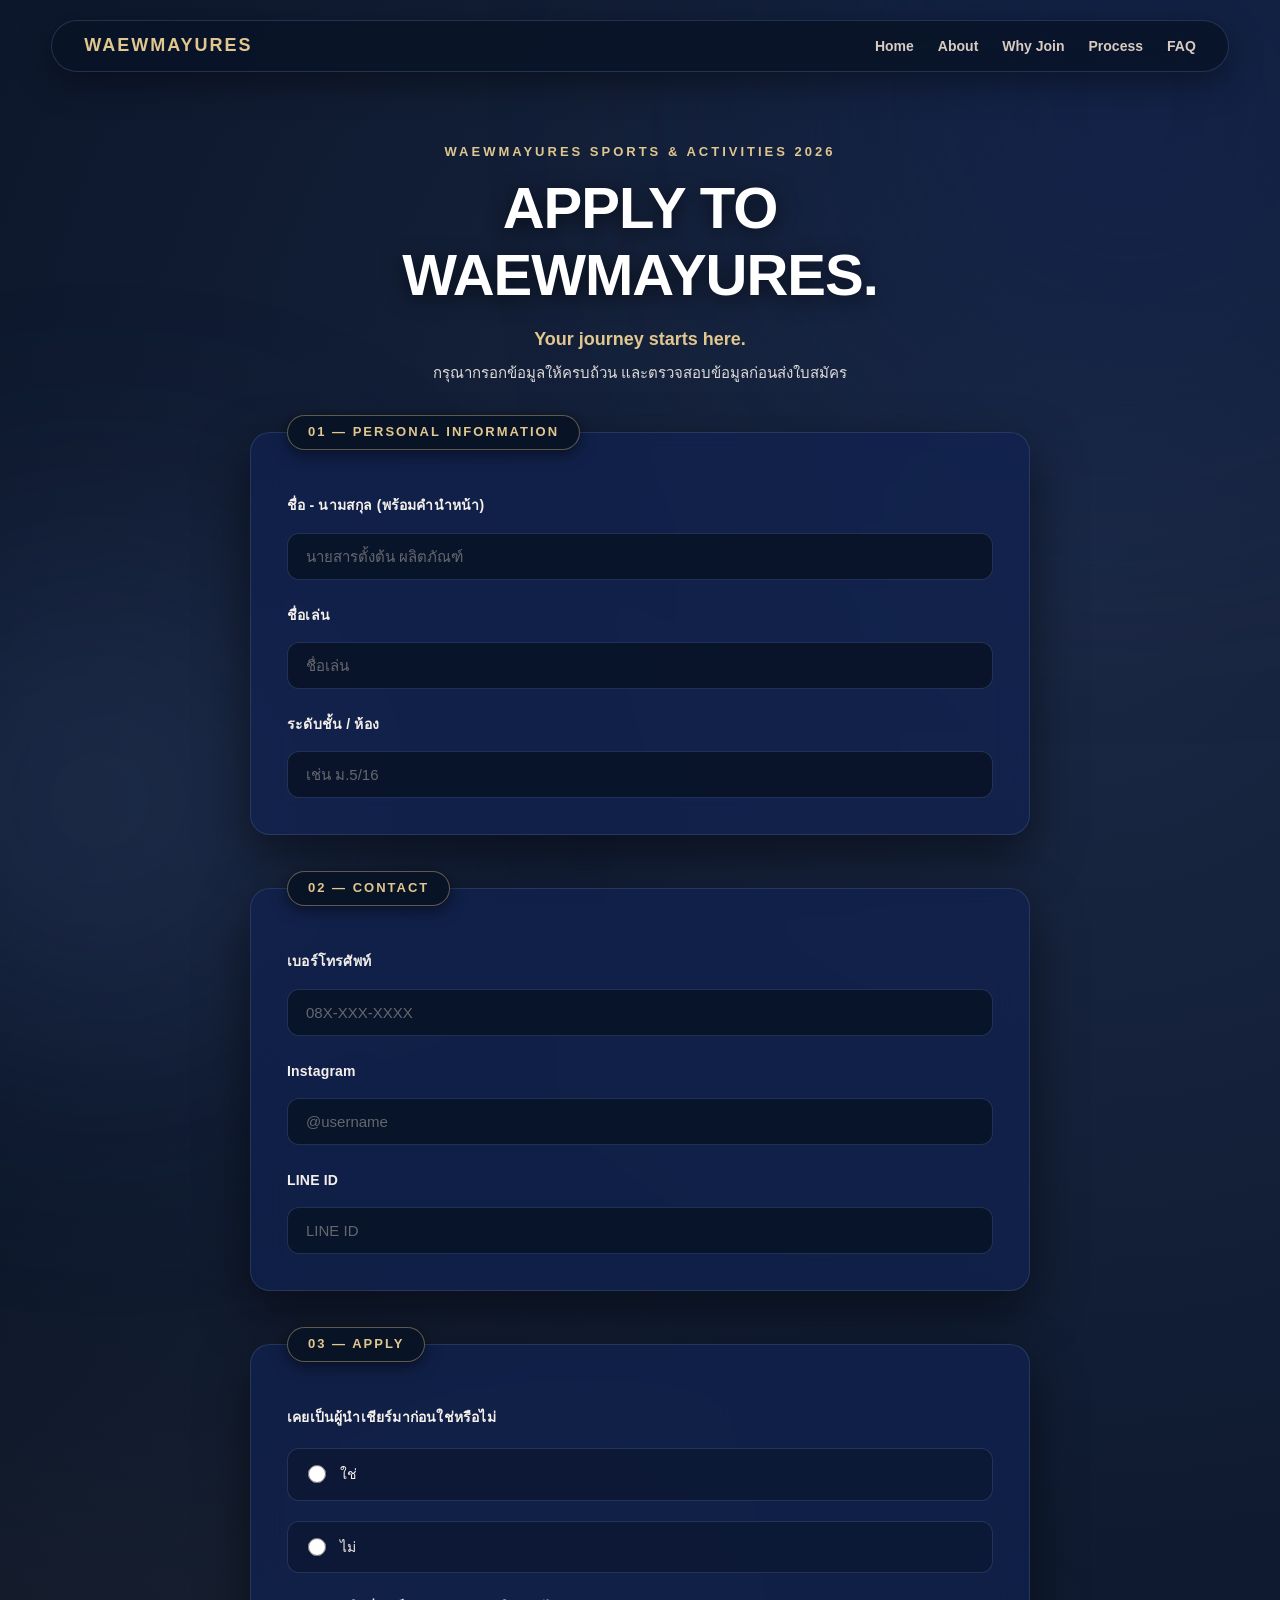
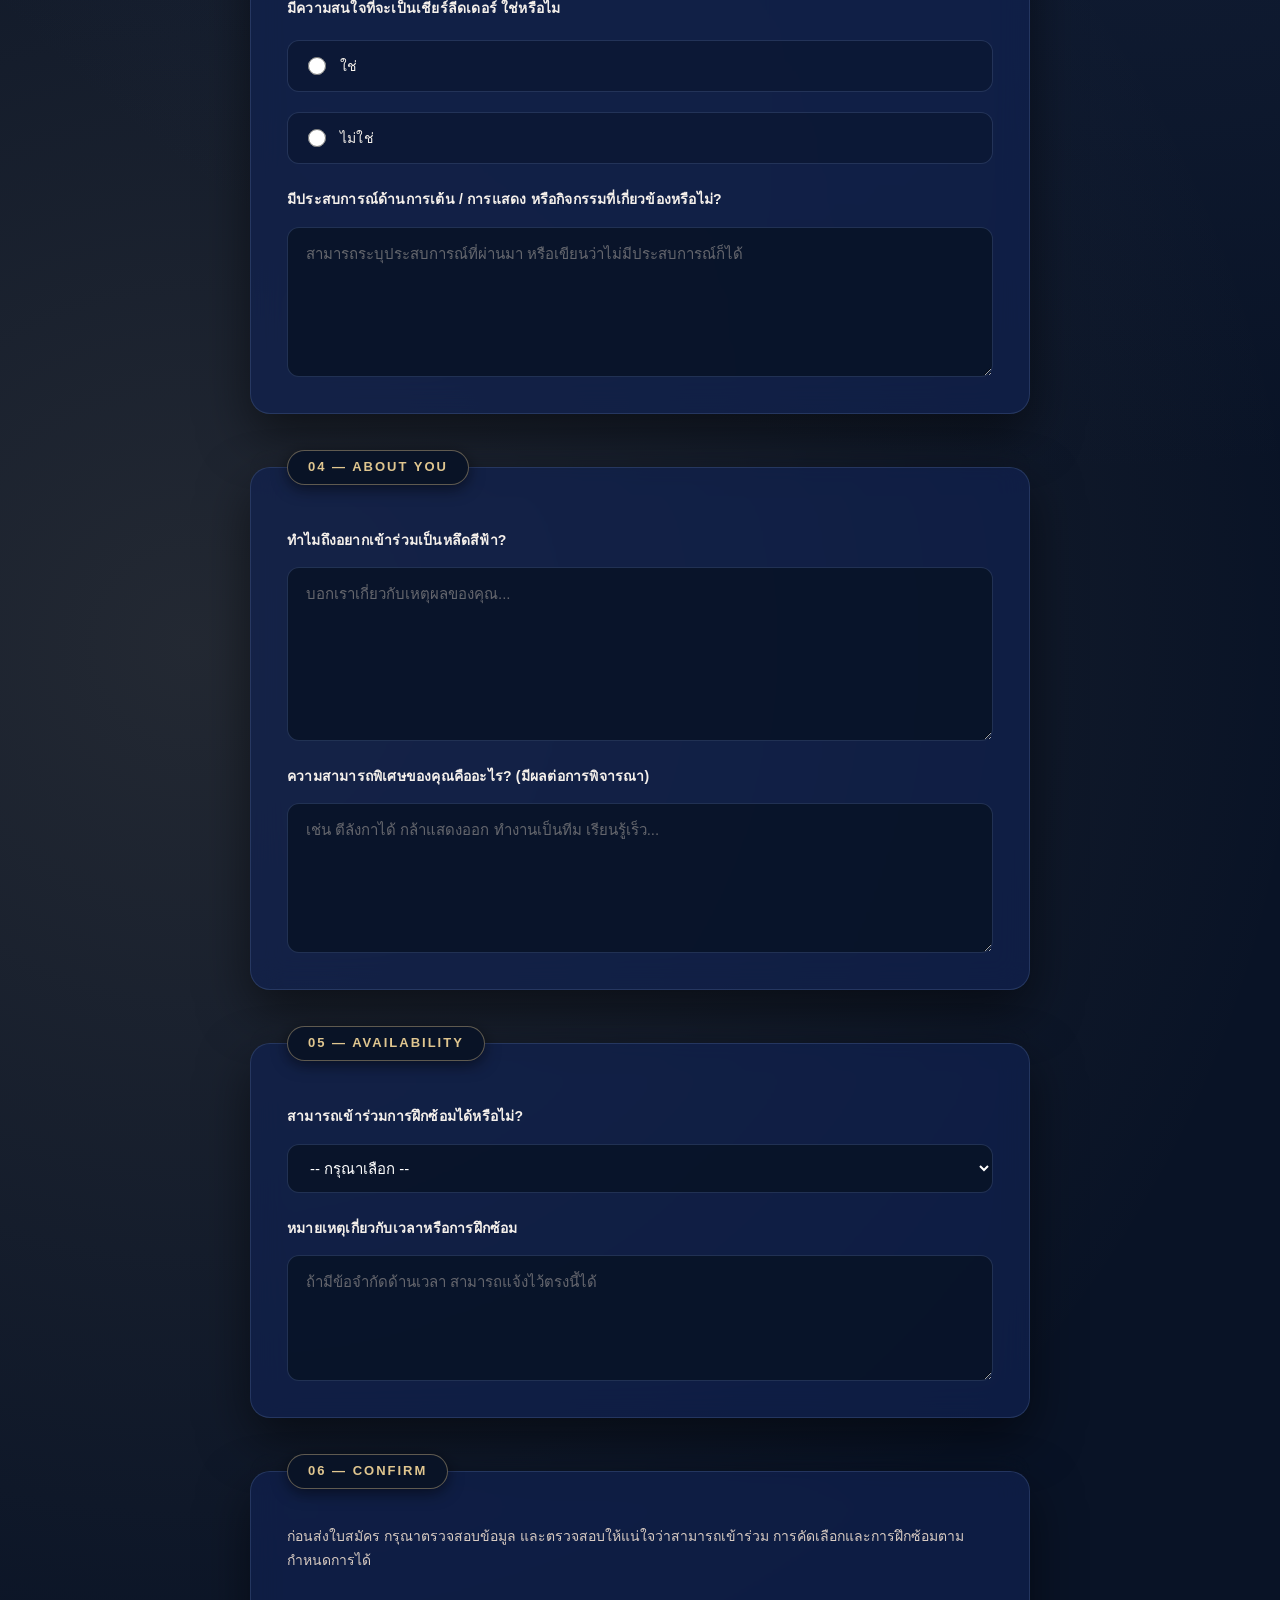
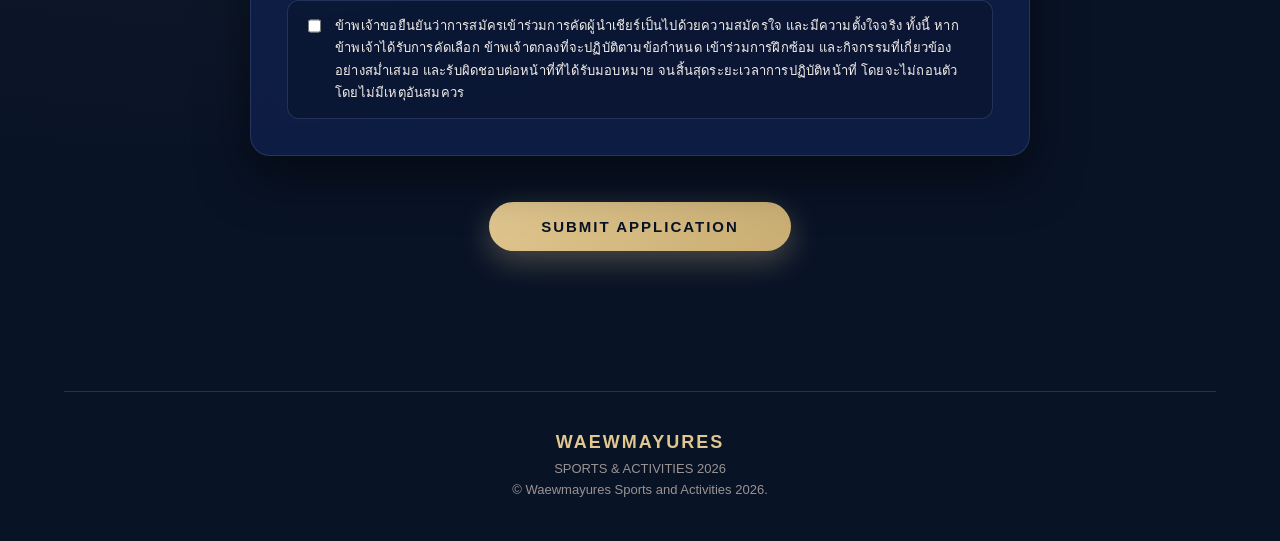
<file: apply.html>
<!DOCTYPE html>
<html lang="th">


<head>


    <meta charset="UTF-8">
    <meta name="viewport" content="width=device-width, initial-scale=1.0">


    <title>Apply | WAEWMAYURES</title>


    <link rel="stylesheet" href="style.css">


</head>



<body>


    <!-- ================= HEADER ================= -->


   <header>
    <h1>
        <a href="index.html"><b>WAEWMAYURES</b></a>
    </h1>
    <nav>
        <a href="index.html">Home</a>
        <a href="index.html#about">About</a>
        <a href="index.html#goals">Why Join</a>
        <a href="index.html#process">Process</a>
        <a href="index.html#faq">FAQ</a>
    </nav>
</header>

        <nav>


          


        </nav>


    </header>



    <main>



        <!-- ================= APPLICATION HERO ================= -->


        <section id="application-hero">


            <p>WAEWMAYURES SPORTS & ACTIVITIES 2026</p>


            <h1>
                APPLY TO<br>
                WAEWMAYURES.
            </h1>


            <p>
                Your journey starts here.
            </p>


            <p>
                กรุณากรอกข้อมูลให้ครบถ้วน
                และตรวจสอบข้อมูลก่อนส่งใบสมัคร
            </p>


        </section>



        <!-- ================= APPLICATION FORM ================= -->


        <section id="application">


            <form action="thanks.html" method="get">



                <!-- ================= 01 PERSONAL INFORMATION ================= -->


                <fieldset>


                    <legend>01 — PERSONAL INFORMATION</legend>


                    <label for="fullname">
                        ชื่อ - นามสกุล (พร้อมคำนำหน้า)
                    </label>


                    <input
                        type="text"
                        id="fullname"
                        name="fullname"
                        placeholder="นายสารตั้งต้น ผลิตภัณฑ์"
                        required
                    >



                    <label for="nickname">
                        ชื่อเล่น
                    </label>


                    <input
                        type="text"
                        id="nickname"
                        name="nickname"
                        placeholder="ชื่อเล่น"
                        required
                    >



                    <label for="class">
                        ระดับชั้น / ห้อง
                    </label>


                    <input
                        type="text"
                        id="class"
                        name="class"
                        placeholder="เช่น ม.5/16"
                        required
                    >


                </fieldset>



                <!-- ================= 02 CONTACT ================= -->


                <fieldset>


                    <legend>02 — CONTACT</legend>


                    <label for="phone">
                        เบอร์โทรศัพท์
                    </label>


                    <input
                        type="tel"
                        id="phone"
                        name="phone"
                        placeholder="08X-XXX-XXXX"
                        required
                    >



                    <label for="instagram">
                        Instagram
                    </label>


                    <input
                        type="text"
                        id="instagram"
                        name="instagram"
                        placeholder="@username"
                    >



                    <label for="line">
                        LINE ID
                    </label>


                    <input
                        type="text"
                        id="line"
                        name="line"
                        placeholder="LINE ID"
                    >


                </fieldset>



                <!-- ================= 03 POSITION ================= -->


                <fieldset>


                    <legend>03 — APPLY</legend>


                    <label for="experinces">
                        เคยเป็นผู้นำเชียร์มาก่อนใช่หรือไม่
                    </label>

                    <label>

                        <input
                            type="radio"
                            name="experiences"
                            value="yes"
                            required
                        >

                        ใช่  
                    </label>

                    <label>
                        <input
                            type="radio"
                            name="experiences"
                            value="no"
                        >
                            ไม่
                        
                </label>
                       

                    

                    <label for="apply">
                        มีความสนใจที่จะเป็นเชียร์ลีดเดอร์ ใช่หรือไม
                    </label>


                    <label>

                        <input
                            type="radio"
                            name="apply"
                            value="yes"
                            required
                        >

                        ใช่

                    </label>


                    <label>

                        <input
                            type="radio"
                            name="apply"
                            value="no"
                        >

                        ไม่ใช่

                    </label>



                    <label for="experience">
                        มีประสบการณ์ด้านการเต้น / การแสดง
                        หรือกิจกรรมที่เกี่ยวข้องหรือไม่?
                    </label>


                    <textarea
                        id="experience"
                        name="experience"
                        rows="5"
                        placeholder="สามารถระบุประสบการณ์ที่ผ่านมา หรือเขียนว่าไม่มีประสบการณ์ก็ได้"
                    ></textarea>


                </fieldset>



                <!-- ================= 04 ABOUT YOU ================= -->


                <fieldset>


                    <legend>04 — ABOUT YOU</legend>



                    <label for="reason">
                        ทำไมถึงอยากเข้าร่วมเป็นหลึดสีฟ้า?
                    </label>


                    <textarea
                        id="reason"
                        name="reason"
                        rows="6"
                        placeholder="บอกเราเกี่ยวกับเหตุผลของคุณ..."
                        required
                    ></textarea>



                    <label for="strength">
                        ความสามารถพิเศษของคุณคืออะไร? (มีผลต่อการพิจารณา)
                    </label>


                    <textarea
                        id="strength"
                        name="strength"
                        rows="5"
                        placeholder="เช่น ตีลังกาได้ กล้าแสดงออก ทำงานเป็นทีม เรียนรู้เร็ว..."
                    ></textarea>



                    

                </fieldset>



                <!-- ================= 05 AVAILABILITY ================= -->


                <fieldset>


                    <legend>05 — AVAILABILITY</legend>



                    <label for="availability">
                        สามารถเข้าร่วมการฝึกซ้อมได้หรือไม่?
                    </label>


                    <select
                        id="availability"
                        name="availability"
                        required
                    >


                        <option value="">
                            -- กรุณาเลือก --
                        </option>


                        <option value="yes">
                            สามารถเข้าร่วมได้
                        </option>


                        <option value="mostly">
                            สามารถเข้าร่วมได้เป็นส่วนใหญ่
                        </option>


                        <option value="limited">
                            มีข้อจำกัดด้านเวลา
                        </option>


                    </select>



                    <label for="note">
                        หมายเหตุเกี่ยวกับเวลาหรือการฝึกซ้อม
                    </label>


                    <textarea
                        id="note"
                        name="note"
                        rows="4"
                        placeholder="ถ้ามีข้อจำกัดด้านเวลา สามารถแจ้งไว้ตรงนี้ได้"
                    ></textarea>


                </fieldset>



                <!-- ================= CONFIRMATION ================= -->


                <fieldset>


                    <legend>06 — CONFIRM</legend>


                    <p>
                        ก่อนส่งใบสมัคร กรุณาตรวจสอบข้อมูล
                        และตรวจสอบให้แน่ใจว่าสามารถเข้าร่วม
                        การคัดเลือกและการฝึกซ้อมตามกำหนดการได้
                    </p>



                    <label>


                        <input
                            type="checkbox"
                            name="confirm"
                            required
                        >


                        ข้าพเจ้าขอยืนยันว่าการสมัครเข้าร่วมการคัดผู้นำเชียร์เป็นไปด้วยความสมัครใจ
                        และมีความตั้งใจจริง ทั้งนี้ หากข้าพเจ้าได้รับการคัดเลือก
                        ข้าพเจ้าตกลงที่จะปฏิบัติตามข้อกำหนด เข้าร่วมการฝึกซ้อม
                        และกิจกรรมที่เกี่ยวข้องอย่างสม่ำเสมอ และรับผิดชอบต่อหน้าที่ที่ได้รับมอบหมาย
                        จนสิ้นสุดระยะเวลาการปฏิบัติหน้าที่ โดยจะไม่ถอนตัวโดยไม่มีเหตุอันสมควร


                    </label>


                </fieldset>



                <!-- ================= SUBMIT ================= -->


                <div id="submit-area">


                    <button type="submit">
                        SUBMIT APPLICATION
                    </button>


                </div>



            </form>


        </section>



    </main>



    <!-- ================= FOOTER ================= -->


    <footer>


        <h2>WAEWMAYURES</h2>


        <p>
            SPORTS & ACTIVITIES 2026
        </p>


        <p>
            © Waewmayures Sports and Activities 2026.
        </p>


    </footer>



    <script src="script.js"></script>
</body>

</html>
</file>
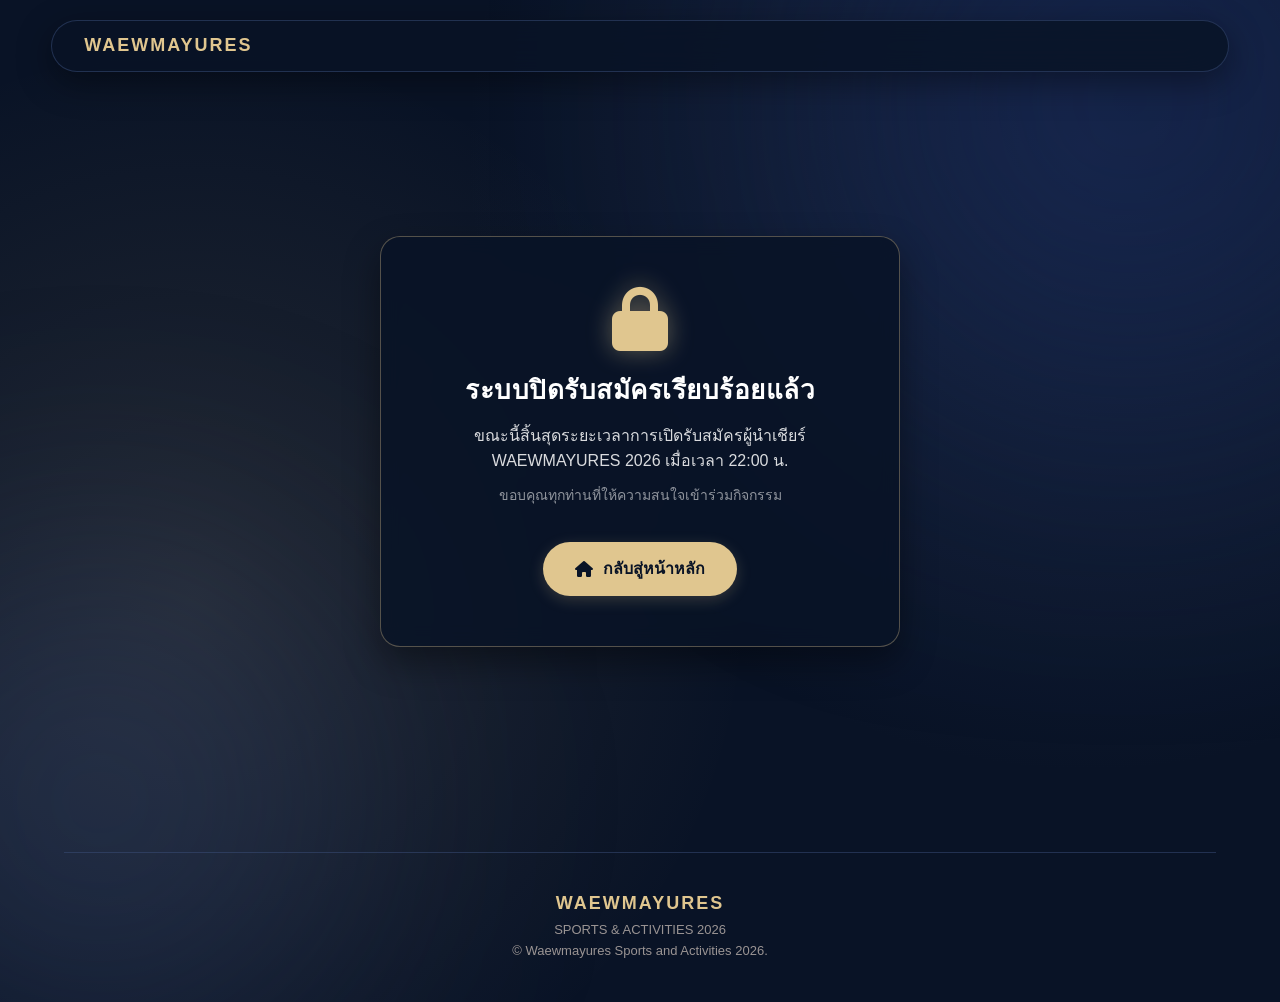
<file: closed.html>
<!DOCTYPE html>
<html lang="th">
<head>
    <meta charset="UTF-8">
    <meta name="viewport" content="width=device-width, initial-scale=1.0">
    <title>ปิดรับสมัคร - WAEWMAYURES</title>
    <link rel="stylesheet" href="style.css">
    <link rel="stylesheet" href="https://cdnjs.cloudflare.com/ajax/libs/font-awesome/6.4.0/css/all.min.css">
</head>
<body>
    <header>
        <h1><b>WAEWMAYURES</b></h1>
    </header>

    <main class="closed-container">
        <div class="closed-card">
            <div class="card-icon">
                <i class="fa-solid fa-lock"></i>
            </div>
            <h2>ระบบปิดรับสมัครเรียบร้อยแล้ว</h2>
            <p>ขณะนี้สิ้นสุดระยะเวลาการเปิดรับสมัครผู้นำเชียร์ WAEWMAYURES 2026 เมื่อเวลา 22:00 น.</p>
            <p class="sub-text">ขอบคุณทุกท่านที่ให้ความสนใจเข้าร่วมกิจกรรม</p>
            
            <div class="btn-area">
                <a href="index.html" class="btn-home">
                    <i class="fa-solid fa-house"></i> กลับสู่หน้าหลัก
                </a>
            </div>
        </div>
    </main>

    <footer>
        <h2>WAEWMAYURES</h2>
        <p>SPORTS & ACTIVITIES 2026</p>
        <p>© Waewmayures Sports and Activities 2026.</p>
    </footer>
     <script src="script.js"></script>
</body>
</html>
</file>
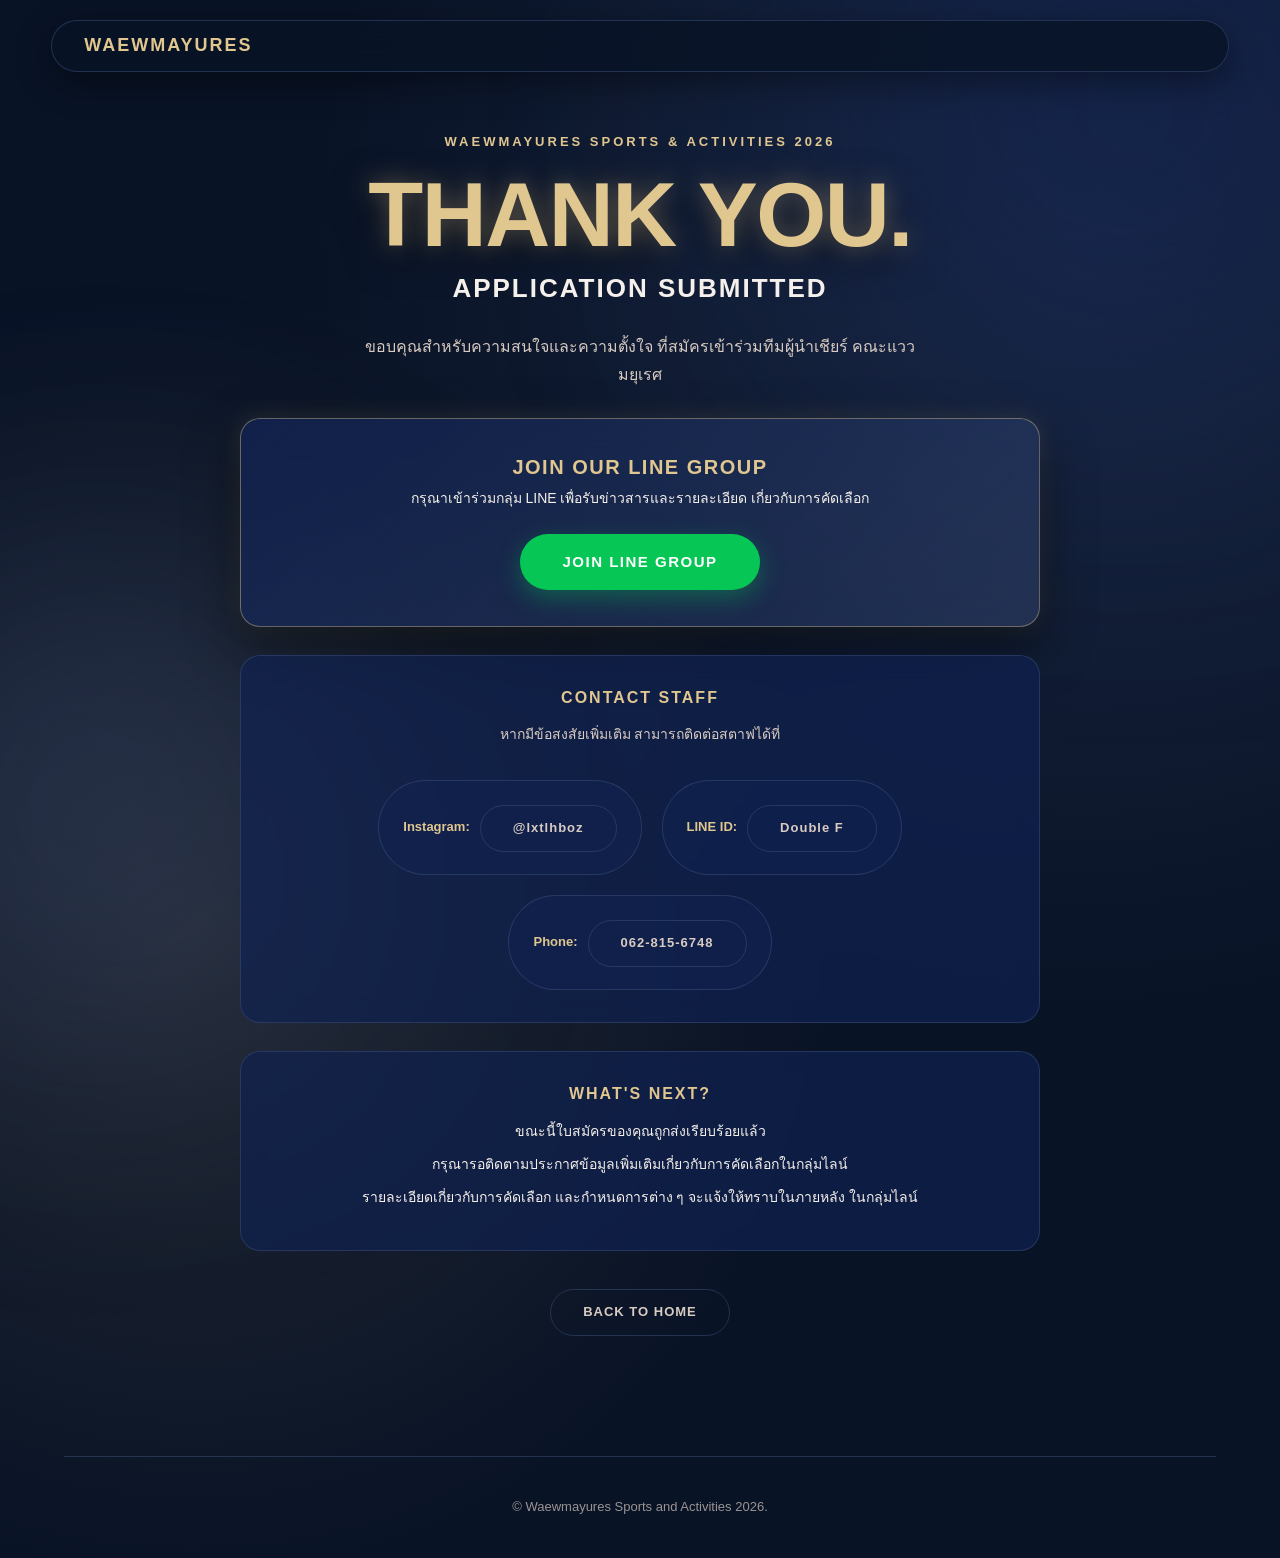
<file: thanks.html>
<!DOCTYPE html>
<html lang="th">
<head>
    <meta charset="UTF-8">
    <meta name="viewport" content="width=device-width, initial-scale=1.0">
    <title>Thank You — WAEWMAYURES 2026</title>
    <!-- เชื่อมต่อไฟล์ CSS -->
    <link rel="stylesheet" href="style.css">
</head>
<body>

    <header>
        <h1>
            <a href="index.html"><b>WAEWMAYURES</b></a>
        </h1>
    </header>

    <main>
        <section id="thank-you">

            <p>WAEWMAYURES SPORTS & ACTIVITIES 2026</p>

            <h1>THANK YOU.</h1>

            <h2>APPLICATION SUBMITTED</h2>

            <p>
                ขอบคุณสำหรับความสนใจและความตั้งใจ
                ที่สมัครเข้าร่วมทีมผู้นำเชียร์
                คณะแววมยุเรศ
            </p>

            <!-- ================= LINE GROUP ================= -->
            <div id="line-group">
                <h3>JOIN OUR LINE GROUP</h3>
                <p>
                    กรุณาเข้าร่วมกลุ่ม LINE
                    เพื่อรับข่าวสารและรายละเอียด
                    เกี่ยวกับการคัดเลือก
                </p>
                <a href="https://line.me/R/ti/g/t7_Va34g-5" target="_blank" rel="noopener">
                    JOIN LINE GROUP
                </a>
            </div>

            <!-- ================= CONTACT ================= -->
            <div id="contact">
                <h3>CONTACT STAFF</h3>
                <p>หากมีข้อสงสัยเพิ่มเติม สามารถติดต่อสตาฟได้ที่</p>

                <div class="contact-links">
                    <div class="contact-item">
                        <span>Instagram:</span>
                        <a href="https://www.instagram.com/lxtlhboz?igsh=cW1wZTI3dnY0bHo3" target="_blank" rel="noopener">@lxtlhboz</a>
                    </div>
                    <div class="contact-item">
                        <span>LINE ID:</span>
                        <a href="https://line.me/ti/p/U1JU5X71H4" target="_blank" rel="noopener">Double F</a>
                    </div>
                    <div class="contact-item">
                        <span>Phone:</span>
                        <a href="tel:0628156748">062-815-6748</a>
                    </div>
                </div>
            </div>

            <!-- ================= ANNOUNCEMENT ================= -->
            <div id="announcement">
                <h3>WHAT'S NEXT?</h3>
                <p>ขณะนี้ใบสมัครของคุณถูกส่งเรียบร้อยแล้ว</p>
                <p>กรุณารอติดตามประกาศข้อมูลเพิ่มเติมเกี่ยวกับการคัดเลือกในกลุ่มไลน์</p>
                <p>รายละเอียดเกี่ยวกับการคัดเลือก และกำหนดการต่าง ๆ จะแจ้งให้ทราบในภายหลัง ในกลุ่มไลน์</p>
            </div>

            <!-- ================= BACK HOME ================= -->
            <div>
                <a href="index.html">BACK TO HOME</a>
            </div>

        </section>
    </main>

    <footer>
        <p>© Waewmayures Sports and Activities 2026.</p>
    </footer>

    <script src="script.js"></script>
</body>
</html>
</file>
<file: style.css>
/* =========================================================
   WAEWMAYURES — BLUE HOUSE CHEERLEADER 2026
   Theme Color Palette:
   - Sapphire : #3C507D
   - Royal    : #112250
   - Gold     : #E0C68F
   - Swan     : #F5F0EB
   - Shell    : #D8CBC2
   - Dark BG  : #091326
   ========================================================= */

/* =========================================================
01. RESET & VARIABLES
========================================================= */
/* ป้องกันปัญหาสกอร์ลบาร์แนวนอนโผล่บนจอขนาดเล็ก */
html, body {
    max-width: 100vw;
    overflow-x: hidden;
}

/* ล็อค Media ทั้งหมดให้ปรับขนาดตาม Container เสมอ */
img, video, iframe, svg {
    max-width: 100%;
    height: auto;
}

/* =========================================================
   ADDITIONAL RESPONSIVE BREAKPOINTS
   ========================================================= */

/* รองรับ จอแท็บเล็ต / จอคอมพิวเตอร์ขนาดเล็ก (1024px) */
@media (max-width: 1024px) {
    section {
        width: 92%;
        padding: 60px 0;
    }
    
    header {
        width: 95%;
        padding: 12px 24px;
    }
}

/* รองรับ มือถือหน้าจอเล็กพิเศษ (ต่ำกว่า 480px) */
@media (max-width: 480px) {
    header h1 {
        font-size: 16px;
    }
    
    nav a {
        font-size: 12px;
    }

    #application fieldset {
        padding: 20px 14px;
    }

    #submit-area button,
    .btn-primary {
        width: 100%;
        padding: 14px 20px;
    }
}
:root {
    --bg-dark: #091326;
    --bg-royal: #112250;
    --bg-card: rgba(17, 34, 80, 0.65);
    --bg-card-hover: rgba(26, 48, 108, 0.75);

    --color-sapphire: #3C507D;
    --color-gold: #E0C68F;
    --color-gold-hover: #f3dfb4;
    --color-swan: #F5F0EB;
    --color-shell: #D8CBC2;

    --border-glow: rgba(224, 198, 143, 0.35);
    --border-light: rgba(60, 80, 125, 0.45);

    --radius-lg: 20px;
    --radius-md: 14px;
    --radius-pill: 999px;

    --shadow-main: 0 20px 50px rgba(0, 0, 0, 0.5);
    --shadow-glow: 0 0 25px rgba(224, 198, 143, 0.15);
}

* {
    margin: 0;
    padding: 0;
    box-sizing: border-box;
}

html {
    scroll-behavior: smooth;
}

body {
    font-family: 'SF Pro Display', -apple-system, BlinkMacSystemFont, 'Segoe UI', Roboto, 'Kanit', sans-serif;
    background:
        radial-gradient(circle at 85% 15%, rgba(60, 80, 125, 0.35), transparent 45%),
        radial-gradient(circle at 15% 60%, rgba(224, 198, 143, 0.12), transparent 45%),
        var(--bg-dark);
    color: var(--color-swan);
    line-height: 1.6;
    overflow-x: hidden;
}

/* Background Glowing Orbs */
body::before,
body::after {
    content: "";
    position: fixed;
    border-radius: 50%;
    pointer-events: none;
    z-index: -1;
}

body::before {
    width: 600px;
    height: 600px;
    top: -200px;
    right: -150px;
    background: rgba(17, 34, 80, 0.65);
    filter: blur(140px);
}

body::after {
    width: 500px;
    height: 500px;
    bottom: -150px;
    left: -150px;
    background: rgba(60, 80, 125, 0.3);
    filter: blur(130px);
}

/* =========================================================
02. GLOBAL TYPOGRAPHY & ELEMENTS
========================================================= */

a {
    color: inherit;
    text-decoration: none;
    transition: all 0.3s ease;
}

section {
    width: min(1200px, 90%);
    margin: 0 auto;
    padding: 100px 0;
}

h1, h2, h3 {
    line-height: 1.2;
    color: var(--color-swan);
    font-weight: 800;
}

p {
    color: var(--color-shell);
    font-size: 15px;
}

img {
    max-width: 100%;
    display: block;
}

/* Buttons */
.btn-primary, #home .hero-actions a:first-of-type {
    display: inline-flex;
    align-items: center;
    justify-content: center;
    padding: 13px 32px;
    background: linear-gradient(135deg, var(--color-gold), #c9ad72);
    color: var(--bg-dark);
    font-weight: 700;
    font-size: 14px;
    letter-spacing: 1px;
    border-radius: var(--radius-pill);
    box-shadow: 0 8px 25px rgba(224, 198, 143, 0.25);
    transition: transform 0.3s ease, box-shadow 0.3s ease;
}

.btn-primary:hover, #home .hero-actions a:first-of-type:hover {
    transform: translateY(-3px);
    box-shadow: 0 12px 30px rgba(224, 198, 143, 0.4);
}

/* Section Header Utility */
section > h2:first-child {
    font-size: clamp(32px, 4vw, 48px);
    color: var(--color-swan);
    text-align: center;
    margin-bottom: 10px;
    letter-spacing: -0.5px;
}

section > p:nth-child(2) {
    text-align: center;
    max-width: 600px;
    margin: 0 auto 50px auto;
    color: var(--color-shell);
    font-size: 16px;
}

/* =========================================================
03. HEADER & NAVIGATION
========================================================= */

header {
    width: min(1200px, 92%);
    margin: 20px auto;
    padding: 14px 32px;
    display: flex;
    align-items: center;
    justify-content: space-between;
    position: sticky;
    top: 20px;
    z-index: 1000;
    background: rgba(9, 19, 38, 0.75);
    backdrop-filter: blur(20px);
    -webkit-backdrop-filter: blur(20px);
    border: 1px solid var(--border-light);
    border-radius: var(--radius-pill);
    box-shadow: 0 10px 35px rgba(0, 0, 0, 0.4);
}

header h1 {
    font-size: 18px;
    letter-spacing: 2px;
}

header h1 b {
    color: var(--color-gold);
}

nav {
    display: flex;
    align-items: center;
    gap: 24px;
}

nav a {
    color: var(--color-shell);
    font-size: 14px;
    font-weight: 600;
    position: relative;
}

nav a:hover {
    color: var(--color-gold);
}

nav a[href$="apply.html"] {
    padding: 8px 20px;
    background: rgba(224, 198, 143, 0.12);
    border: 1px solid var(--border-glow);
    border-radius: var(--radius-pill);
    color: var(--color-gold);
}

nav a[href$="apply.html"]:hover {
    background: var(--color-gold);
    color: var(--bg-dark);
}

/* =========================================================
04. HERO SECTION
========================================================= */

#home {
    min-height: 80vh;
    display: grid;
    grid-template-columns: 1fr 1fr;
    align-items: center;
    gap: 60px;
    padding-top: 60px;
}

.hero-content {
    display: flex;
    flex-direction: column;
    align-items: flex-start;
}

.hero-content > p:first-child {
    color: var(--color-gold);
    font-size: 13px;
    font-weight: 700;
    letter-spacing: 3px;
    text-transform: uppercase;
    margin-bottom: 12px;
}

.hero-content h1 {
    font-size: clamp(48px, 6vw, 76px);
    font-weight: 900;
    letter-spacing: -2px;
    margin-bottom: 6px;
    background: linear-gradient(180deg, #FFFFFF 0%, var(--color-swan) 100%);
    -webkit-background-clip: text;
    background-clip: text;      
    -webkit-text-fill-color: transparent;
    color: transparent;
}

.hero-content h3 {
    font-size: 24px;
    color: var(--color-gold);
    font-weight: 600;
    margin-bottom: 18px;
}

.hero-content p {
    font-size: 16px;
    line-height: 1.8;
    margin-bottom: 28px;
    max-width: 520px;
}

.hero-actions {
    display: flex;
    gap: 16px;
}

.hero-actions a:last-child {
    display: inline-flex;
    align-items: center;
    justify-content: center;
    padding: 13px 28px;
    background: rgba(60, 80, 125, 0.2);
    border: 1px solid var(--border-light);
    border-radius: var(--radius-pill);
    color: var(--color-swan);
    font-size: 14px;
    font-weight: 600;
}

.hero-actions a:last-child:hover {
    background: rgba(60, 80, 125, 0.4);
    border-color: var(--color-gold);
}

/* Hero Images Slideshow Box */
#cheer-images {
    position: relative;
    width: 100%;
    height: 480px;
    border-radius: var(--radius-lg);
    border: 1px solid var(--border-glow);
    background: var(--bg-royal);
    box-shadow: var(--shadow-main), var(--shadow-glow);
    overflow: hidden;
}

#cheer-images img {
    position: absolute;
    inset: 0;
    width: 100%;
    height: 100%;
    object-fit: cover;
    opacity: 0;
    transition: opacity 0.8s ease, transform 1.2s ease;
}

#cheer-images img.active,
#cheer-images img:first-child {
    opacity: 1;
}

#cheer-images:hover img {
    transform: scale(1.03);
}

/* =========================================================
05. STATS SECTION
========================================================= */

#stats {
    display: grid;
    grid-template-columns: repeat(4, 1fr);
    gap: 0;
    padding: 30px 20px;
    background: linear-gradient(135deg, rgba(17, 34, 80, 0.85), rgba(60, 80, 125, 0.35));
    border: 1px solid var(--border-light);
    border-radius: var(--radius-lg);
    backdrop-filter: blur(16px);
    box-shadow: 0 15px 35px rgba(0, 0, 0, 0.3);
}

#stats > div {
    padding: 10px 20px;
    text-align: center;
    border-right: 1px solid var(--border-light);
}

#stats > div:last-child {
    border-right: none;
}

#stats h2 {
    font-size: 38px;
    color: var(--color-gold);
    font-weight: 800;
    margin-bottom: 2px;
}

#stats p {
    font-size: 11px;
    letter-spacing: 2px;
    font-weight: 700;
    color: var(--color-shell);
}

/* =========================================================
06. ABOUT SECTION
========================================================= */

#about {
    display: grid;
    grid-template-columns: 1fr 1fr;
    gap: 60px;
    align-items: center;
}

.about-content h2:first-of-type {
    color: var(--color-gold);
    font-size: 13px;
    letter-spacing: 3px;
    font-weight: 700;
    margin-bottom: 12px;
}

.about-content h3 {
    font-size: clamp(32px, 3.5vw, 48px);
    margin-bottom: 20px;
    letter-spacing: -1px;
}

.about-content > p {
    font-size: 15px;
    line-height: 1.8;
    margin-bottom: 30px;
}

.about-highlights {
    display: flex;
    flex-direction: column;
    gap: 16px;
    margin-bottom: 32px;
}

.highlight-item {
    padding: 18px 22px;
    background: var(--bg-card);
    border: 1px solid var(--border-light);
    border-left: 3px solid var(--color-gold);
    border-radius: var(--radius-md);
    transition: transform 0.3s ease;
}

.highlight-item:hover {
    transform: translateX(5px);
    background: var(--bg-card-hover);
}

.highlight-item h2 {
    font-size: 16px;
    color: var(--color-gold);
    margin-bottom: 6px;
}

.highlight-item p {
    font-size: 14px;
    line-height: 1.6;
}

.about-content a {
    display: inline-flex;
    padding: 12px 28px;
    border: 1px solid var(--border-glow);
    border-radius: var(--radius-pill);
    color: var(--color-gold);
    background: rgba(224, 198, 143, 0.08);
    font-weight: 700;
    font-size: 14px;
}

.about-content a:hover {
    background: var(--color-gold);
    color: var(--bg-dark);
}

#about-image {
    width: 100%;
    height: 520px;
    border-radius: var(--radius-lg);
    border: 1px solid var(--border-glow);
    overflow: hidden;
    box-shadow: var(--shadow-main);
}

#about-image img {
    width: 100%;
    height: 100%;
    object-fit: cover;
    transition: transform 0.6s ease;
}

#about-image:hover img {
    transform: scale(1.05);
}

/* =========================================================
07. WHY JOIN US SECTION
========================================================= */

.cards-grid {
    display: grid;
    grid-template-columns: repeat(3, 1fr);
    gap: 24px;
}

.cards-grid article {
    position: relative;
    padding: 32px 28px;
    background: linear-gradient(135deg, rgba(17, 34, 80, 0.75), rgba(60, 80, 125, 0.25));
    border: 1px solid var(--border-light);
    border-radius: var(--radius-lg);
    transition: transform 0.3s ease, border-color 0.3s ease, box-shadow 0.3s ease;
}

.cards-grid article:hover {
    transform: translateY(-6px);
    border-color: var(--border-glow);
    box-shadow: 0 15px 35px rgba(0, 0, 0, 0.4);
}

.cards-grid article > p:first-child {
    font-size: 14px;
    font-weight: 800;
    color: var(--color-gold);
    letter-spacing: 2px;
    margin-bottom: 12px;
}

.cards-grid article h3 {
    font-size: 20px;
    margin-bottom: 12px;
    color: var(--color-swan);
}

.cards-grid article p {
    font-size: 14px;
    line-height: 1.7;
}

/* =========================================================
08. PROCESS SECTION
========================================================= */

#process ol {
    list-style: none;
    display: grid;
    grid-template-columns: repeat(5, 1fr);
    gap: 16px;
}

#process li {
    padding: 28px 20px;
    background: rgba(17, 34, 80, 0.65);
    border: 1px solid var(--border-light);
    border-radius: var(--radius-md);
    transition: border-color 0.3s ease, transform 0.3s ease;
}

#process li:hover {
    border-color: var(--color-gold);
    transform: translateY(-4px);
}

#process li h3 {
    color: var(--color-gold);
    font-size: 15px;
    margin-bottom: 12px;
    letter-spacing: 0.5px;
}

#process li p {
    font-size: 13px;
    line-height: 1.6;
}

/* =========================================================
09. FAQ SECTION
========================================================= */

#faq {
    max-width: 900px;
}

#faq article {
    margin-bottom: 16px;
    padding: 24px 30px;
    background: rgba(17, 34, 80, 0.5);
    border: 1px solid var(--border-light);
    border-radius: var(--radius-md);
    transition: background 0.3s ease;
}

#faq article:hover {
    background: rgba(17, 34, 80, 0.8);
    border-color: var(--border-glow);
}

#faq article h3 {
    color: var(--color-swan);
    font-size: 17px;
    margin-bottom: 10px;
}

#faq article p {
    font-size: 14px;
    line-height: 1.8;
}

/* =========================================================
10. CONTACT SECTION
========================================================= */

#contact {
    text-align: center;
}

.contact-links {
    display: flex;
    justify-content: center;
    flex-wrap: wrap;
    gap: 20px;
    margin-top: 35px;
}

.contact-item {
    display: flex;
    align-items: center;
    gap: 10px;
    padding: 14px 24px;
    background: rgba(17, 34, 80, 0.6);
    border: 1px solid var(--border-light);
    border-radius: var(--radius-pill);
}

.contact-item span {
    font-size: 13px;
    font-weight: 700;
    color: var(--color-gold);
}

.contact-item a {
    color: var(--color-swan);
    font-weight: 600;
    font-size: 14px;
}

.contact-item a:hover {
    color: var(--color-gold);
}

/* =========================================================
11. FINAL CTA & FOOTER
========================================================= */

#apply {
    text-align: center;
    padding: 100px 20px;
    background: radial-gradient(circle at center, rgba(60, 80, 125, 0.25), transparent 70%);
}

#apply h2 {
    font-size: clamp(32px, 5vw, 54px);
    margin-bottom: 14px;
}

#apply p {
    font-size: 16px;
    margin-bottom: 30px;
}

footer {
    width: min(1200px, 90%);
    margin: 0 auto;
    padding: 40px 0;
    border-top: 1px solid var(--border-light);
    text-align: center;
}

footer h2 {
    color: var(--color-gold);
    font-size: 18px;
    letter-spacing: 2px;
    margin-bottom: 6px;
}

footer nav {
    justify-content: center;
    flex-wrap: wrap;
    margin: 20px 0;
}

footer .copyright {
    font-size: 13px;
    color: var(--color-shell);
    opacity: 0.7;
}

/* =========================================================
12. RESPONSIVE DESIGN
========================================================= */

@media (max-width: 992px) {
    #home, #about {
        grid-template-columns: 1fr;
        gap: 40px;
        text-align: center;
    }

    .hero-content, #about .about-content {
        align-items: center;
    }

    .hero-content p, .about-content > p {
        margin-left: auto;
        margin-right: auto;
    }

    #cheer-images, #about-image {
        height: 380px;
    }

    .cards-grid {
        grid-template-columns: repeat(2, 1fr);
    }

    #process ol {
        grid-template-columns: repeat(2, 1fr);
    }
}

@media (max-width: 768px) {
    header {
        flex-direction: column;
        gap: 12px;
        padding: 16px;
        border-radius: var(--radius-md);
    }

    nav {
        flex-wrap: wrap;
        justify-content: center;
        gap: 14px;
    }

    #stats {
        grid-template-columns: repeat(2, 1fr);
        gap: 20px;
    }

    #stats > div {
        border-right: none;
        border-bottom: 1px solid var(--border-light);
        padding-bottom: 15px;
    }

    #stats > div:nth-last-child(-n+2) {
        border-bottom: none;
    }

    .cards-grid {
        grid-template-columns: 1fr;
    }

    #process ol {
        grid-template-columns: 1fr;
    }

    .contact-links {
        flex-direction: column;
        align-items: center;
    }
}

/* =========================================================
   WAEWMAYURES — BLUE HOUSE CHEERLEADER 2026
   Theme Color Palette:
   - Sapphire : #3C507D
   - Royal    : #112250
   - Gold     : #E0C68F
   - Swan     : #F5F0EB
   - Shell    : #D8CBC2
   - Dark BG  : #091326
   ========================================================= */

/* =========================================================
01. RESET & VARIABLES
========================================================= */

:root {
    --bg-dark: #091326;
    --bg-royal: #112250;
    --bg-card: rgba(17, 34, 80, 0.7);
    --bg-card-hover: rgba(26, 48, 108, 0.85);

    --color-sapphire: #3C507D;
    --color-gold: #E0C68F;
    --color-gold-hover: #f3dfb4;
    --color-swan: #F5F0EB;
    --color-shell: #D8CBC2;

    --border-glow: rgba(224, 198, 143, 0.4);
    --border-light: rgba(60, 80, 125, 0.5);

    --radius-lg: 20px;
    --radius-md: 12px;
    --radius-pill: 999px;

    --shadow-main: 0 20px 50px rgba(0, 0, 0, 0.5);
    --shadow-glow: 0 0 25px rgba(224, 198, 143, 0.15);
}

* {
    margin: 0;
    padding: 0;
    box-sizing: border-box;
}

html {
    scroll-behavior: smooth;
}

body {
    font-family: 'SF Pro Display', -apple-system, BlinkMacSystemFont, 'Segoe UI', Roboto, 'Kanit', sans-serif;
    background:
        radial-gradient(circle at 85% 15%, rgba(60, 80, 125, 0.35), transparent 45%),
        radial-gradient(circle at 15% 60%, rgba(224, 198, 143, 0.12), transparent 45%),
        var(--bg-dark);
    color: var(--color-swan);
    line-height: 1.6;
    overflow-x: hidden;
}

/* Background Glowing Orbs */
body::before,
body::after {
    content: "";
    position: fixed;
    border-radius: 50%;
    pointer-events: none;
    z-index: -1;
}

body::before {
    width: 600px;
    height: 600px;
    top: -200px;
    right: -150px;
    background: rgba(17, 34, 80, 0.65);
    filter: blur(140px);
}

body::after {
    width: 500px;
    height: 500px;
    bottom: -150px;
    left: -150px;
    background: rgba(60, 80, 125, 0.3);
    filter: blur(130px);
}

/* =========================================================
02. GLOBAL TYPOGRAPHY & ELEMENTS
========================================================= */

a {
    color: inherit;
    text-decoration: none;
    transition: all 0.3s ease;
}

section {
    width: min(1200px, 90%);
    margin: 0 auto;
    padding: 80px 0;
}

h1, h2, h3 {
    line-height: 1.2;
    color: var(--color-swan);
    font-weight: 800;
}

p {
    color: var(--color-shell);
    font-size: 15px;
}

img {
    max-width: 100%;
    display: block;
}

/* =========================================================
03. HEADER & NAVIGATION
========================================================= */

header {
    width: min(1200px, 92%);
    margin: 20px auto;
    padding: 14px 32px;
    display: flex;
    align-items: center;
    justify-content: space-between;
    position: sticky;
    top: 20px;
    z-index: 1000;
    background: rgba(9, 19, 38, 0.85);
    backdrop-filter: blur(20px);
    -webkit-backdrop-filter: blur(20px);
    border: 1px solid var(--border-light);
    border-radius: var(--radius-pill);
    box-shadow: 0 10px 35px rgba(0, 0, 0, 0.4);
}

header h1 {
    font-size: 18px;
    letter-spacing: 2px;
}

header h1 b {
    color: var(--color-gold);
}

nav {
    display: flex;
    align-items: center;
    gap: 24px;
}

nav a {
    color: var(--color-shell);
    font-size: 14px;
    font-weight: 600;
}

nav a:hover {
    color: var(--color-gold);
}

/* =========================================================
04. NEW APPLICATION PAGE (APPLY.HTML UI)
========================================================= */

/* Hero Section */
#application-hero {
    text-align: center;
    padding-top: 50px;
    padding-bottom: 20px;
    max-width: 800px;
}

#application-hero > p:first-child {
    color: var(--color-gold);
    font-size: 13px;
    font-weight: 700;
    letter-spacing: 3px;
    text-transform: uppercase;
    margin-bottom: 12px;
}

#application-hero h1 {
    font-size: clamp(36px, 5vw, 58px);
    font-weight: 900;
    letter-spacing: -1px;
    line-height: 1.15;
    margin-bottom: 16px;
    color: #FFFFFF;
    text-shadow: 0 4px 20px rgba(0, 0, 0, 0.6);
}

#application-hero p:nth-of-type(2) {
    font-size: 18px;
    color: var(--color-gold);
    font-weight: 600;
    margin-bottom: 8px;
}

#application-hero p:last-child {
    font-size: 15px;
    color: var(--color-swan);
    opacity: 0.9;
}

/* Form Container */
#application {
    max-width: 780px;
    margin: 0 auto;
    padding-top: 10px;
}

#application form {
    display: flex;
    flex-direction: column;
    gap: 36px;
}

/* Fieldset (Card Container) */
#application fieldset {
    background: var(--bg-card);
    border: 1px solid var(--border-light);
    border-radius: var(--radius-lg);
    padding: 36px;
    backdrop-filter: blur(16px);
    box-shadow: var(--shadow-main);
    display: flex;
    flex-direction: column;
    gap: 16px;
}

#application fieldset:hover {
    border-color: var(--border-glow);
}

/* Fieldset Section Title (Legend) */
#application legend {
    font-size: 13px;
    font-weight: 800;
    color: var(--color-gold);
    letter-spacing: 2px;
    padding: 6px 20px;
    background: var(--bg-dark);
    border: 1px solid var(--border-glow);
    border-radius: var(--radius-pill);
    box-shadow: 0 4px 15px rgba(0, 0, 0, 0.5);
}

/* Form Labels */
#application label {
    display: block;
    color: var(--color-swan);
    font-size: 14px;
    font-weight: 600;
    margin-top: 8px;
    letter-spacing: 0.2px;
}

/* Input / Select / Textarea Base Styling */
#application input[type="text"],
#application input[type="tel"],
#application select,
#application textarea {
    width: 100%;
    padding: 14px 18px;
    background: rgba(9, 19, 38, 0.85);
    border: 1px solid var(--border-light);
    border-radius: var(--radius-md);
    color: #FFFFFF;
    font-family: inherit;
    font-size: 15px;
    outline: none;
    transition: all 0.25s ease;
}

#application input[type="text"]::placeholder,
#application input[type="tel"]::placeholder,
#application textarea::placeholder {
    color: rgba(216, 203, 194, 0.45);
}

/* Interactive States */
#application input[type="text"]:focus,
#application input[type="tel"]:focus,
#application select:focus,
#application textarea:focus {
    border-color: var(--color-gold);
    background: rgba(9, 19, 38, 0.98);
    box-shadow: 0 0 15px rgba(224, 198, 143, 0.25);
}

#application textarea {
    resize: vertical;
    min-height: 110px;
    line-height: 1.6;
}

#application select option {
    background: var(--bg-dark);
    color: var(--color-swan);
}

/* Radio & Checkbox Cards */
#application label:has(input[type="radio"]),
#application label:has(input[type="checkbox"]) {
    display: flex;
    align-items: flex-start;
    gap: 14px;
    padding: 14px 20px;
    margin-top: 4px;
    background: rgba(9, 19, 38, 0.5);
    border: 1px solid var(--border-light);
    border-radius: var(--radius-md);
    cursor: pointer;
    font-weight: 500;
    color: var(--color-swan);
    transition: all 0.25s ease;
}

#application label:has(input[type="radio"]):hover,
#application label:has(input[type="checkbox"]):hover {
    background: rgba(60, 80, 125, 0.3);
    border-color: var(--border-glow);
}

#application input[type="radio"],
#application input[type="checkbox"] {
    accent-color: var(--color-gold);
    width: 18px;
    height: 18px;
    margin-top: 2px;
    cursor: pointer;
}

/* Section 06 Confirmation Box */
#application fieldset:last-of-type p {
    font-size: 14px;
    color: var(--color-shell);
    line-height: 1.7;
    margin-bottom: 8px;
}

#application fieldset:last-of-type label {
    font-size: 13px;
    line-height: 1.7;
    color: var(--color-swan);
}

/* Submit Button Area */
#submit-area {
    text-align: center;
    margin-top: 10px;
}

#submit-area button {
    padding: 16px 52px;
    background: linear-gradient(135deg, var(--color-gold), #c9ad72);
    color: var(--bg-dark);
    font-family: inherit;
    font-size: 15px;
    font-weight: 800;
    letter-spacing: 2px;
    border: none;
    border-radius: var(--radius-pill);
    box-shadow: 0 10px 30px rgba(224, 198, 143, 0.3);
    cursor: pointer;
    transition: transform 0.3s ease, box-shadow 0.3s ease;
}

#submit-area button:hover {
    transform: translateY(-3px);
    box-shadow: 0 15px 40px rgba(224, 198, 143, 0.5);
}

/* =========================================================
05. FOOTER
========================================================= */

footer {
    width: min(1200px, 90%);
    margin: 60px auto 0 auto;
    padding: 40px 0;
    border-top: 1px solid var(--border-light);
    text-align: center;
}

footer h2 {
    color: var(--color-gold);
    font-size: 18px;
    letter-spacing: 2px;
    margin-bottom: 6px;
}

footer p {
    font-size: 13px;
    color: var(--color-shell);
    opacity: 0.7;
}

/* =========================================================
06. RESPONSIVE DESIGN
========================================================= */

@media (max-width: 768px) {
    header {
        flex-direction: column;
        gap: 12px;
        padding: 16px;
        border-radius: var(--radius-md);
    }

    nav {
        flex-wrap: wrap;
        justify-content: center;
        gap: 14px;
    }

    #application fieldset {
        padding: 24px 18px;
    }

    #submit-area button {
        width: 100%;
    }
}

/* =========================================================
   THANK YOU PAGE (THANKS.HTML)
   ========================================================= */

#thank-you {
    max-width: 800px;
    margin: 0 auto;
    text-align: center;
    padding-top: 40px;
    padding-bottom: 60px;
    display: flex;
    flex-direction: column;
    align-items: center;
    gap: 28px;
}

/* Tagline ด้านบนสุด */
#thank-you > p:first-child {
    color: var(--color-gold);
    font-size: 13px;
    font-weight: 700;
    letter-spacing: 3px;
    text-transform: uppercase;
}

/* หัวข้อหลัก: THANK YOU (เน้นหรูหรา อลังการ) */
#thank-you h1 {
    font-size: clamp(52px, 8vw, 90px);
    font-weight: 900;
    letter-spacing: -1.5px;
    line-height: 1;
    color: var(--color-gold);
    text-shadow: 
        0 0 25px rgba(224, 198, 143, 0.4),
        0 10px 40px rgba(0, 0, 0, 0.8);
    margin-top: -10px;
}

/* หัวข้อย่อย: APPLICATION SUBMITTED */
#thank-you h2 {
    font-size: clamp(18px, 3vw, 26px);
    font-weight: 700;
    color: var(--color-swan);
    letter-spacing: 2px;
    margin-top: -15px;
}

#thank-you > p:nth-of-type(2) {
    font-size: 16px;
    color: var(--color-shell);
    max-width: 580px;
    line-height: 1.8;
}

/* =========================================================
   LINE GROUP CARD (เน้นปุ่มกะพริบเรียกร้องความสนใจ)
   ========================================================= */

#line-group {
    width: 100%;
    background: linear-gradient(135deg, rgba(17, 34, 80, 0.85), rgba(60, 80, 125, 0.4));
    border: 1px solid var(--border-glow);
    border-radius: var(--radius-lg);
    padding: 36px 28px;
    box-shadow: var(--shadow-main), var(--shadow-glow);
    backdrop-filter: blur(16px);
}

#line-group h3 {
    color: var(--color-gold);
    font-size: 20px;
    letter-spacing: 1.5px;
    margin-bottom: 8px;
}

#line-group p {
    font-size: 14px;
    color: var(--color-swan);
    margin-bottom: 24px;
}

/* ปุ่ม Join Line Group */
#line-group a {
    display: inline-flex;
    align-items: center;
    justify-content: center;
    padding: 16px 42px;
    background: #06C755; /* LINE Official Green */
    color: #FFFFFF;
    font-weight: 800;
    font-size: 15px;
    letter-spacing: 1.5px;
    border-radius: var(--radius-pill);
    box-shadow: 0 8px 25px rgba(6, 199, 85, 0.35);
    transition: all 0.3s ease;
}

#line-group a:hover {
    transform: translateY(-3px);
    box-shadow: 0 12px 35px rgba(6, 199, 85, 0.5);
    background: #05b34c;
}

/* =========================================================
   CONTACT STAFF & ANNOUNCEMENT CARDS
   ========================================================= */

#contact, #announcement {
    width: 100%;
    background: var(--bg-card);
    border: 1px solid var(--border-light);
    border-radius: var(--radius-lg);
    padding: 32px 28px;
    backdrop-filter: blur(12px);
}

#contact h3, #announcement h3 {
    color: var(--color-gold);
    font-size: 16px;
    letter-spacing: 2px;
    margin-bottom: 16px;
}

#contact p {
    font-size: 14px;
    color: var(--color-shell);
    margin-top: 10px;
}

#contact a {
    display: inline-block;
    color: var(--color-swan);
    font-weight: 700;
    font-size: 15px;
    margin-bottom: 8px;
}

#contact a:hover {
    color: var(--color-gold);
    text-decoration: underline;
}

#announcement p {
    font-size: 14px;
    line-height: 1.8;
    color: var(--color-swan);
    margin-bottom: 8px;
}

/* =========================================================
   BACK TO HOME BUTTON
   ========================================================= */

#thank-you div:last-child a {
    display: inline-block;
    margin-top: 10px;
    padding: 12px 32px;
    border: 1px solid var(--border-light);
    border-radius: var(--radius-pill);
    color: var(--color-shell);
    font-size: 13px;
    font-weight: 700;
    letter-spacing: 1px;
    transition: all 0.3s ease;
}

#thank-you div:last-child a:hover {
    border-color: var(--color-gold);
    color: var(--color-gold);
    background: rgba(224, 198, 143, 0.08);
}

/* =========================================================
   CUSTOM POPUP NOTIFICATION
   ========================================================= */
#custom-notice {
    position: fixed;
    top: -80px;
    left: 50%;
    transform: translateX(-50%);
    padding: 16px 32px;
    border-radius: 50px;
    font-size: 15px;
    font-weight: 700;
    z-index: 9999;
    box-shadow: 0 10px 30px rgba(0, 0, 0, 0.5);
    transition: all 0.4s cubic-bezier(0.68, -0.55, 0.265, 1.55);
    opacity: 0;
    pointer-events: none;
    text-align: center;
    white-space: nowrap;
}

#custom-notice.show {
    top: 30px;
    opacity: 1;
}

/* สถานะสำเร็จ (โทนทอง/น้ำเงินเข้ากับเว็บ) */
#custom-notice.success {
    background: #112250;
    color: #E0C68F;
    border: 1px solid #E0C68F;
}

/* สถานะ Error (โทนแดง) */
#custom-notice.error {
    background: #8B0000;
    color: #FFFFFF;
    border: 1px solid #FF4D4D;
}

/* จัดโครงสร้าง Header ให้กระจายสองฝั่งสมดุล */
header {
    display: flex;
    justify-content: space-between;
    align-items: center;
}

header h1 {
    margin: 0;
    display: flex;
    align-items: center;
}

/* ล็อคขนาดลิงก์ให้พอดีเฉพาะข้อความ ไม่ขยายกินพื้นที่ */
header h1 a {
    display: inline-block;
    width: fit-content;
    color: inherit;
    text-decoration: none;
    transition: opacity 0.3s ease;
}

header h1 a:hover {
    opacity: 0.8;
}

/* =========================================================
   CLOSED PAGE STYLES (NO modification to existing rules)
   ========================================================= */

/* จัดการ Container หลักให้อยู่กึ่งกลางหน้าจอ */
.closed-container {
    display: flex;
    justify-content: center;
    align-items: center;
    min-height: calc(100vh - 200px);
    padding: 40px 20px;
    box-sizing: border-box;
}

/* การ์ดแจ้งเตือนปิดรับสมัคร */
.closed-card {
    background: rgba(9, 19, 38, 0.85);
    border: 1px solid rgba(224, 198, 143, 0.35);
    border-radius: 20px;
    padding: 50px 30px;
    text-align: center;
    max-width: 520px;
    width: 100%;
    backdrop-filter: blur(10px);
    box-shadow: 0 15px 35px rgba(0, 0, 0, 0.4);
    transition: transform 0.3s ease, box-shadow 0.3s ease;
}

.closed-card:hover {
    transform: translateY(-5px);
    box-shadow: 0 20px 40px rgba(0, 0, 0, 0.6);
}

/* ไอคอนแม่กุญแจ */
.closed-card .card-icon i {
    font-size: 64px;
    color: #e0c68f;
    margin-bottom: 24px;
    filter: drop-shadow(0 0 12px rgba(224, 198, 143, 0.4));
}

/* ข้อความหัวข้อ */
.closed-card h2 {
    color: #ffffff;
    font-size: 26px;
    font-weight: 700;
    margin-bottom: 16px;
    letter-spacing: 0.5px;
}

/* รายละเอียดข้อความ */
.closed-card p {
    color: rgba(255, 255, 255, 0.85);
    font-size: 16px;
    line-height: 1.6;
    margin: 0 0 8px 0;
}

.closed-card .sub-text {
    font-size: 14px;
    color: rgba(255, 255, 255, 0.55);
    margin-top: 10px;
}

/* พื้นที่ปุ่มกด */
.closed-card .btn-area {
    margin-top: 36px;
}

/* ปุ่มกลับหน้าหลัก */
.closed-card .btn-home {
    display: inline-flex;
    align-items: center;
    gap: 10px;
    background: #e0c68f;
    color: #091326;
    text-decoration: none;
    padding: 14px 32px;
    border-radius: 50px;
    font-size: 16px;
    font-weight: 600;
    transition: all 0.3s ease;
    box-shadow: 0 4px 15px rgba(224, 198, 143, 0.2);
}

.closed-card .btn-home:hover {
    background: #ffffff;
    color: #091326;
    transform: translateY(-2px);
    box-shadow: 0 8px 25px rgba(255, 255, 255, 0.3);
}

/* รองรับการแสดงผลบนหน้าจอสมาร์ตโฟน */
@media (max-width: 480px) {
    .closed-card {
        padding: 35px 20px;
    }
    
    .closed-card h2 {
        font-size: 22px;
    }
    
    .closed-card p {
        font-size: 14px;
    }
    
    .closed-card .card-icon i {
        font-size: 50px;
    }
}
</file>
